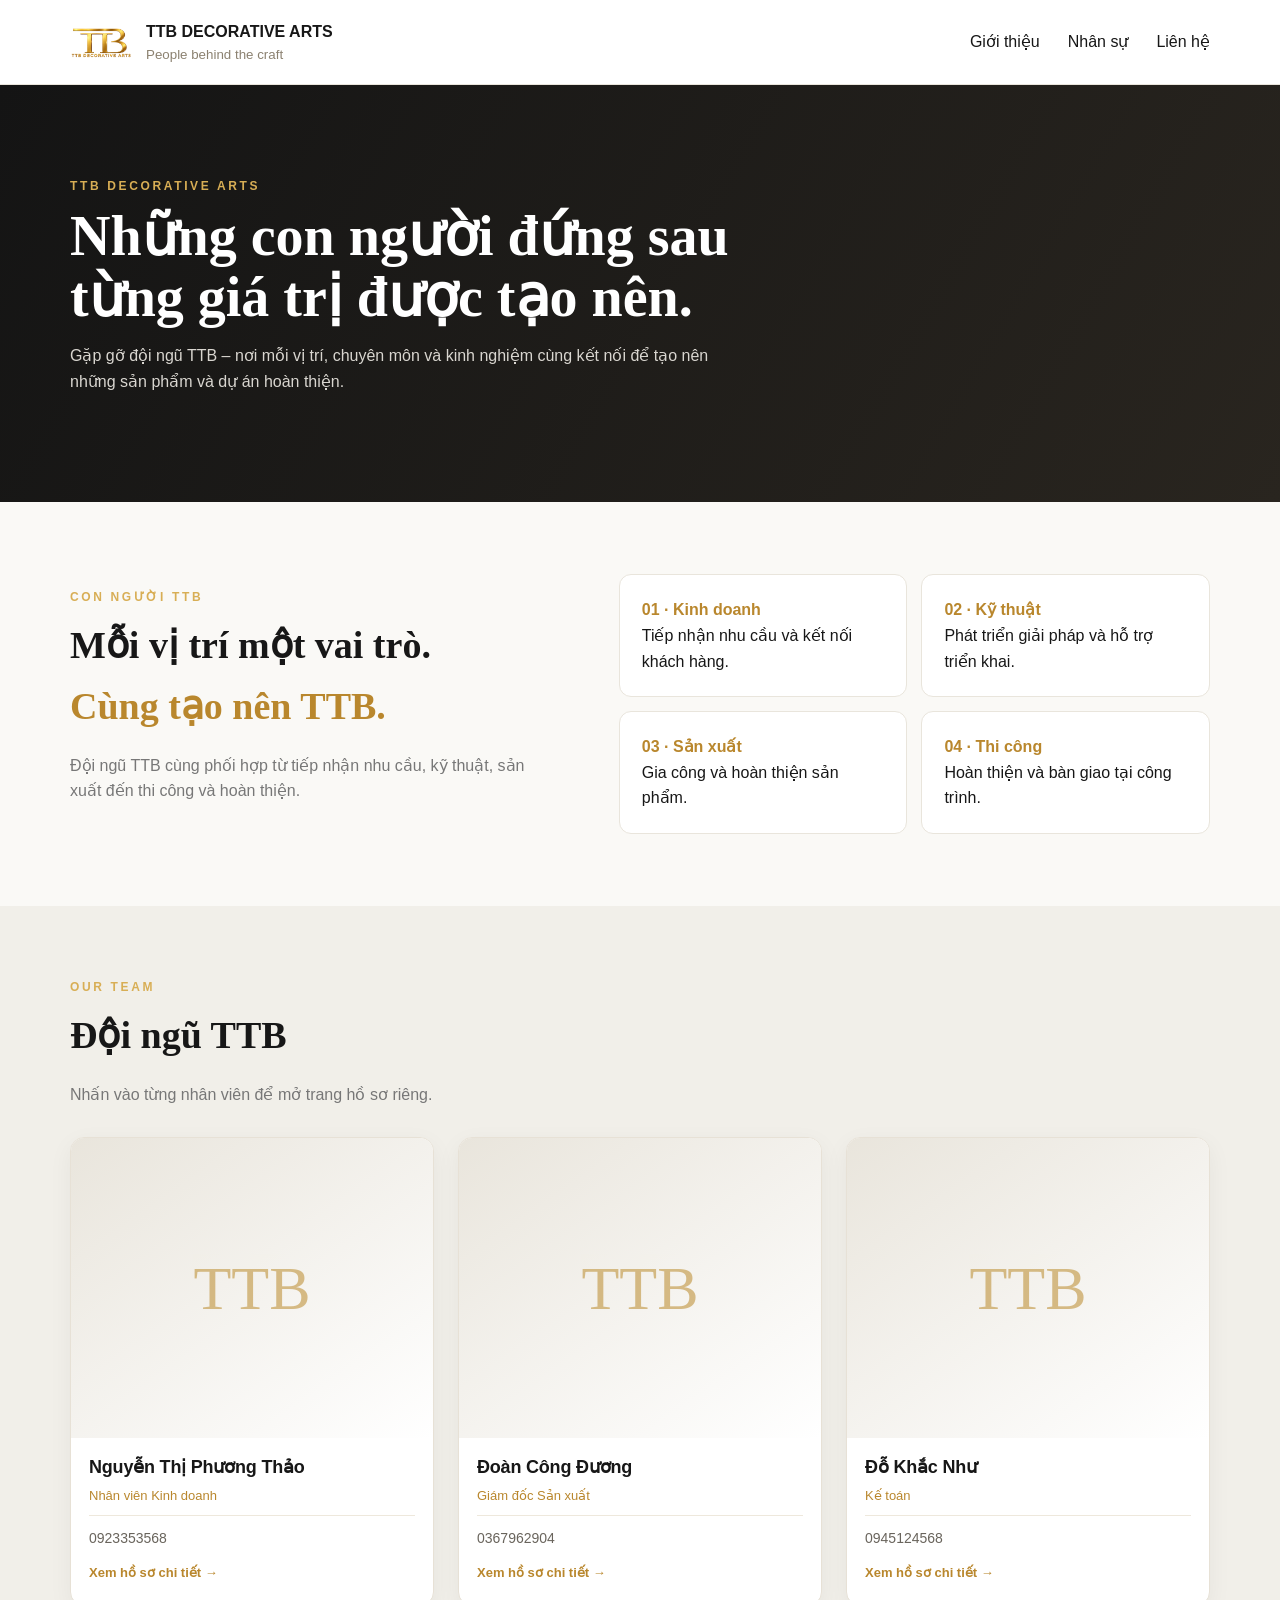
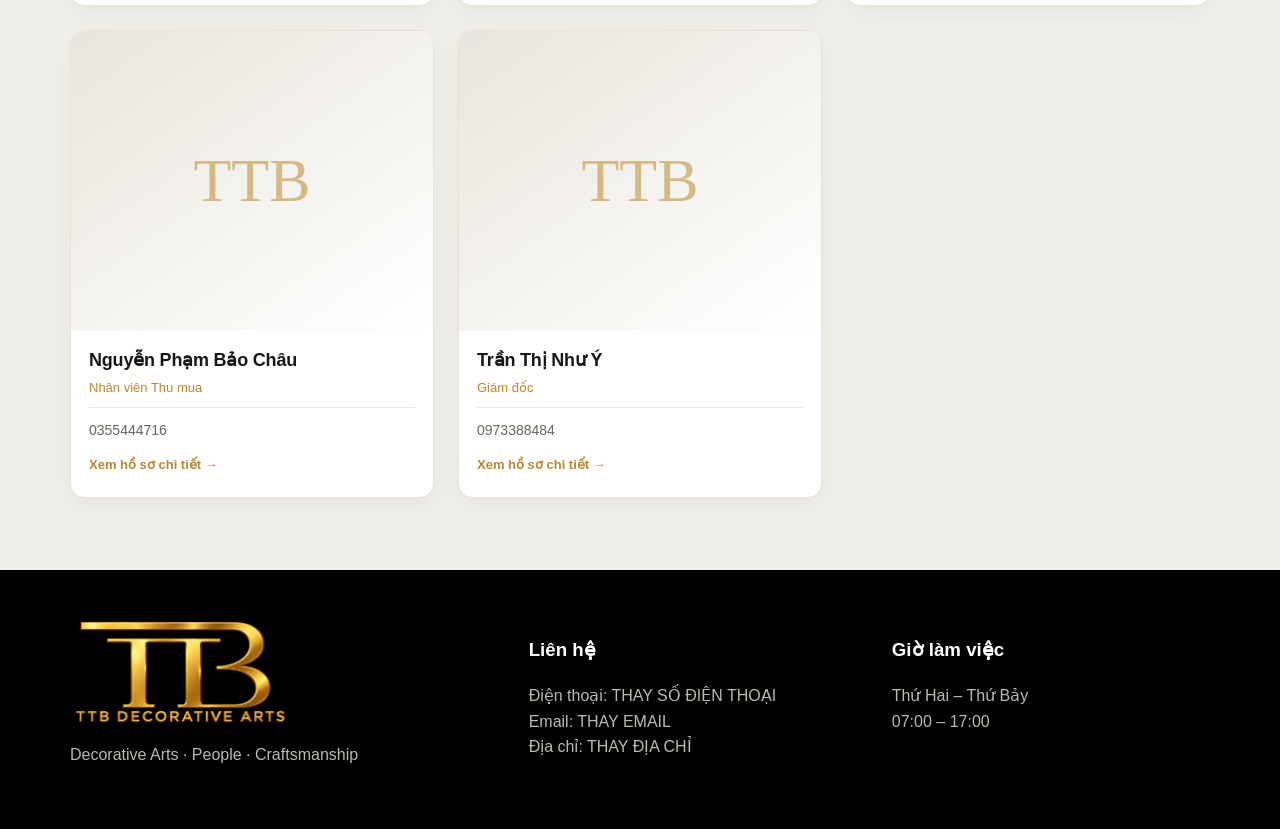
<file: index.html>
<!doctype html><html lang="vi"><head><meta charset="utf-8"><meta name="viewport" content="width=device-width,initial-scale=1"><title>Đội ngũ nhân sự | TTB Decorative Arts</title><link rel="stylesheet" href="css/style.css"></head><body>
<header><div class="wrap head"><a class="brand" href="index.html"><img src="images/logo-ttb.png" alt="TTB Decorative Arts"><div><strong>TTB DECORATIVE ARTS</strong><small>People behind the craft</small></div></a><nav class="nav"><a href="#gioi-thieu">Giới thiệu</a><a href="#nhan-su">Nhân sự</a><a href="#lien-he">Liên hệ</a></nav></div></header>
<section class="hero"><div class="wrap"><div class="eyebrow">TTB DECORATIVE ARTS</div><h1>Những con người đứng sau từng giá trị được tạo nên.</h1><p>Gặp gỡ đội ngũ TTB – nơi mỗi vị trí, chuyên môn và kinh nghiệm cùng kết nối để tạo nên những sản phẩm và dự án hoàn thiện.</p></div></section>
<section class="section" id="gioi-thieu"><div class="wrap intro"><div><div class="eyebrow">CON NGƯỜI TTB</div><h2>Mỗi vị trí một vai trò.<br><span>Cùng tạo nên TTB.</span></h2><p class="muted">Đội ngũ TTB cùng phối hợp từ tiếp nhận nhu cầu, kỹ thuật, sản xuất đến thi công và hoàn thiện.</p></div><div class="values"><div class="value"><b>01 · Kinh doanh</b>Tiếp nhận nhu cầu và kết nối khách hàng.</div><div class="value"><b>02 · Kỹ thuật</b>Phát triển giải pháp và hỗ trợ triển khai.</div><div class="value"><b>03 · Sản xuất</b>Gia công và hoàn thiện sản phẩm.</div><div class="value"><b>04 · Thi công</b>Hoàn thiện và bàn giao tại công trình.</div></div></div></section>
<section class="section team" id="nhan-su"><div class="wrap"><div class="eyebrow">OUR TEAM</div><h2>Đội ngũ TTB</h2><p class="muted">Nhấn vào từng nhân viên để mở trang hồ sơ riêng.</p><div class="cards">
<a class="card" href="nhan-vien/nguyen-thi-phuong-thao.html"><div class="portrait"></div><div class="card-body"><h3>Nguyễn Thị Phương Thảo</h3><div class="role">Nhân viên Kinh doanh</div><div class="meta phone">0923353568</div><span class="more">Xem hồ sơ chi tiết →</span></div></a>
<a class="card" href="nhan-vien/doan-cong-duong.html"><div class="portrait"></div><div class="card-body"><h3>Đoàn Công Đương</h3><div class="role">Giám đốc Sản xuất</div><div class="meta phone">0367962904</div><span class="more">Xem hồ sơ chi tiết →</span></div></a>
<a class="card" href="nhan-vien/do-khac-nhu.html"><div class="portrait"></div><div class="card-body"><h3>Đỗ Khắc Như</h3><div class="role">Kế toán</div><div class="meta phone">0945124568</div><span class="more">Xem hồ sơ chi tiết →</span></div></a>
<a class="card" href="nhan-vien/nguyen-pham-bao-chau.html"><div class="portrait"></div><div class="card-body"><h3>Nguyễn Phạm Bảo Châu</h3><div class="role">Nhân viên Thu mua</div><div class="meta phone">0355444716</div><span class="more">Xem hồ sơ chi tiết →</span></div></a>
<a class="card" href="nhan-vien/tran-thi-nhu-y.html"><div class="portrait"></div><div class="card-body"><h3>Trần Thị Như Ý</h3><div class="role">Giám đốc</div><div class="meta phone">0973388484</div><span class="more">Xem hồ sơ chi tiết →</span></div></a>
</div></div></section>
<footer id="lien-he"><div class="wrap foot"><div><img class="footer-logo-clean" src="images/logo-ttb.png" alt="TTB Decorative Arts"><p>Decorative Arts · People · Craftsmanship</p></div><div><h3>Liên hệ</h3><p>Điện thoại: THAY SỐ ĐIỆN THOẠI<br>Email: THAY EMAIL<br>Địa chỉ: THAY ĐỊA CHỈ</p></div><div><h3>Giờ làm việc</h3><p>Thứ Hai – Thứ Bảy<br>07:00 – 17:00</p></div></div></footer></body></html>
</file>
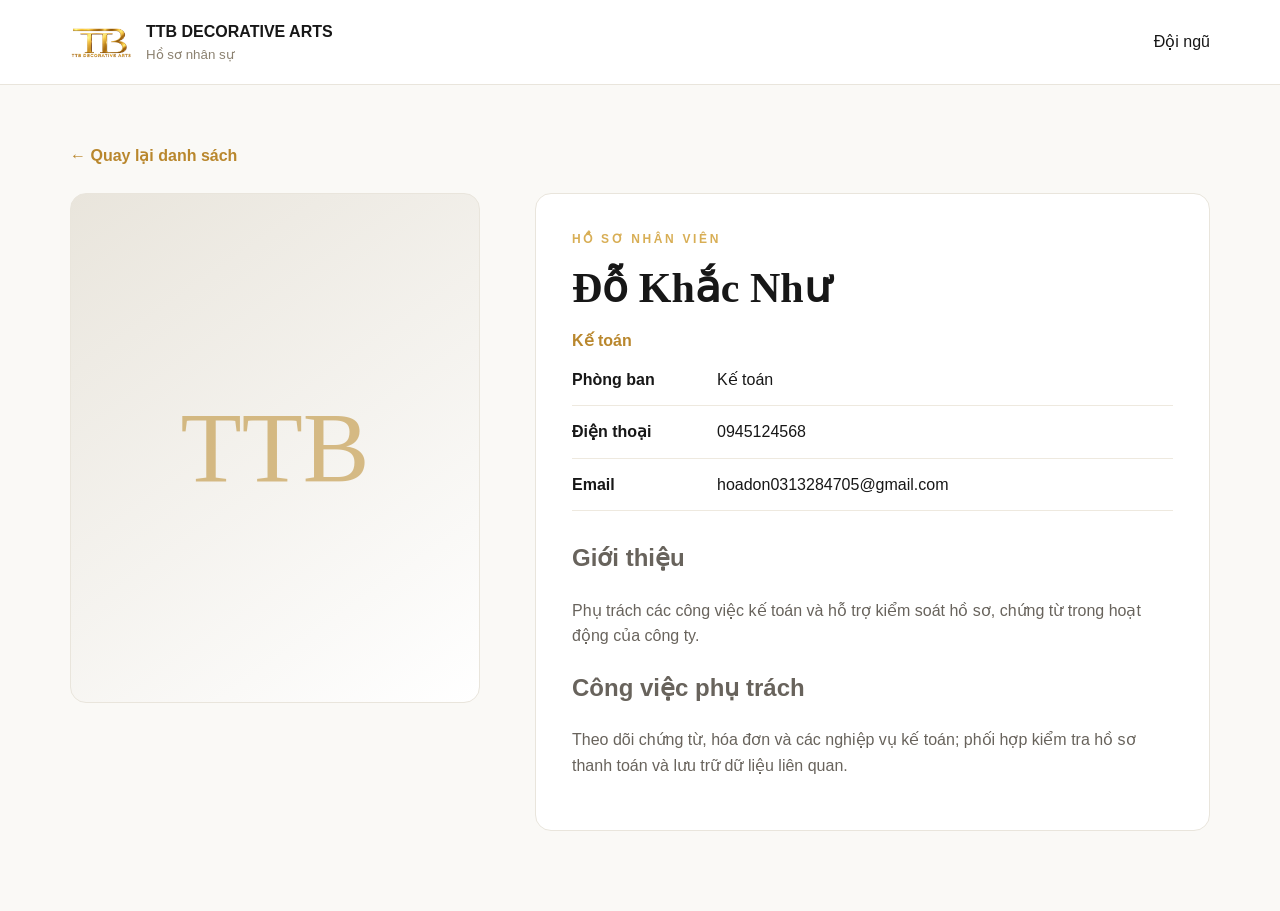
<file: nhan-vien/do-khac-nhu.html>
<!doctype html><html lang="vi"><head><meta charset="utf-8"><meta name="viewport" content="width=device-width,initial-scale=1"><title>Đỗ Khắc Như | TTB</title><link rel="stylesheet" href="../css/style.css"></head><body><header><div class="wrap head"><a class="brand" href="../index.html"><img src="../images/logo-ttb.png" alt="TTB"><div><strong>TTB DECORATIVE ARTS</strong><small>Hồ sơ nhân sự</small></div></a><nav class="nav"><a href="../index.html">Đội ngũ</a></nav></div></header><main class="profile"><div class="wrap"><a class="back" href="../index.html">← Quay lại danh sách</a><div class="profile-grid"><div class="profile-photo"></div><div class="panel"><div class="eyebrow">HỒ SƠ NHÂN VIÊN</div><h1>Đỗ Khắc Như</h1><div class="role">Kế toán</div><div class="info-row"><b>Phòng ban</b><span>Kế toán</span></div><div class="info-row"><b>Điện thoại</b><span>0945124568</span></div><div class="info-row"><b>Email</b><span>hoadon0313284705@gmail.com</span></div><div class="bio"><h2>Giới thiệu</h2><p>Phụ trách các công việc kế toán và hỗ trợ kiểm soát hồ sơ, chứng từ trong hoạt động của công ty.</p><h2>Công việc phụ trách</h2><p>Theo dõi chứng từ, hóa đơn và các nghiệp vụ kế toán; phối hợp kiểm tra hồ sơ thanh toán và lưu trữ dữ liệu liên quan.</p></div></div></div></div></main></body></html>
</file>
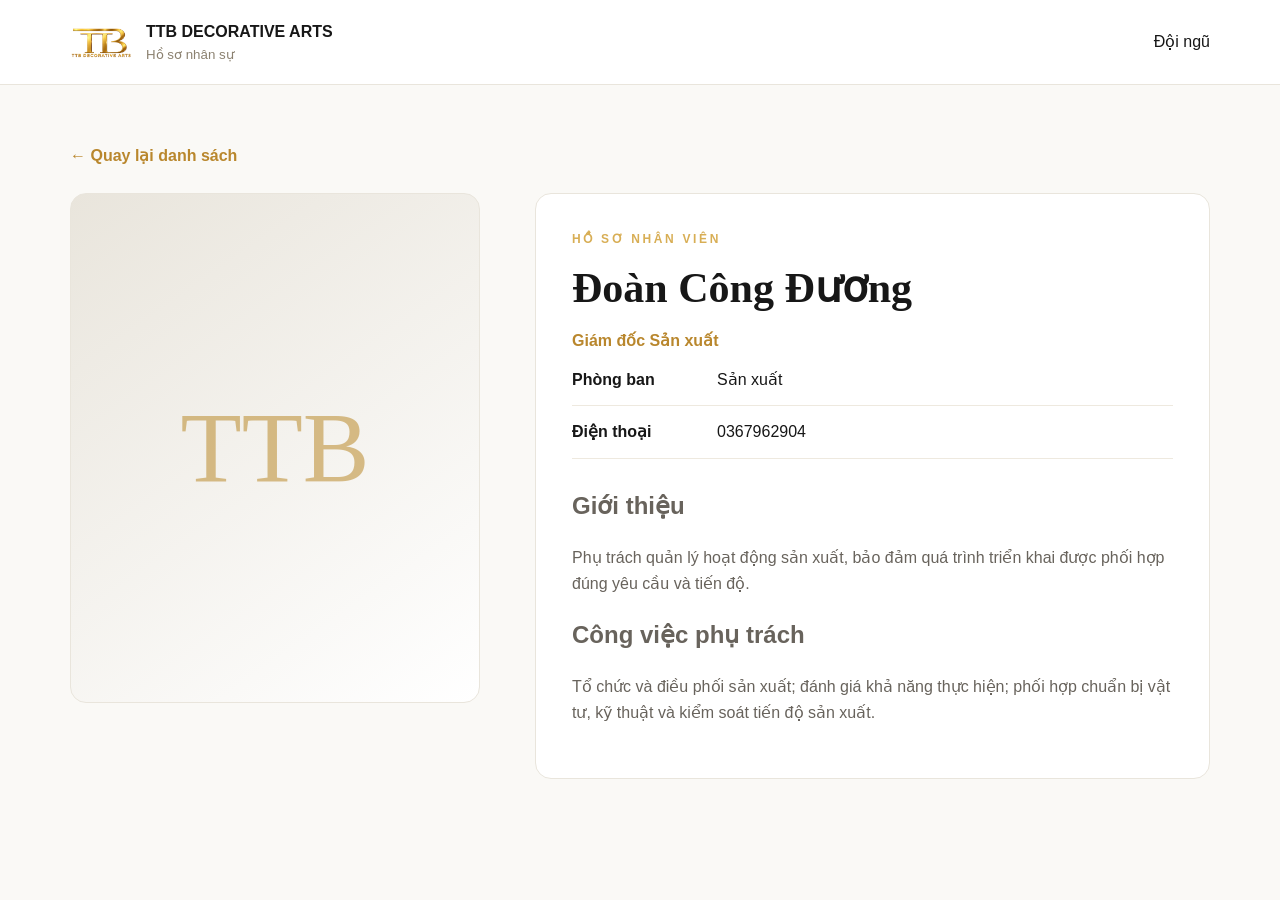
<file: nhan-vien/doan-cong-duong.html>
<!doctype html><html lang="vi"><head><meta charset="utf-8"><meta name="viewport" content="width=device-width,initial-scale=1"><title>Đoàn Công Đương | TTB</title><link rel="stylesheet" href="../css/style.css"></head><body><header><div class="wrap head"><a class="brand" href="../index.html"><img src="../images/logo-ttb.png" alt="TTB"><div><strong>TTB DECORATIVE ARTS</strong><small>Hồ sơ nhân sự</small></div></a><nav class="nav"><a href="../index.html">Đội ngũ</a></nav></div></header><main class="profile"><div class="wrap"><a class="back" href="../index.html">← Quay lại danh sách</a><div class="profile-grid"><div class="profile-photo"></div><div class="panel"><div class="eyebrow">HỒ SƠ NHÂN VIÊN</div><h1>Đoàn Công Đương</h1><div class="role">Giám đốc Sản xuất</div><div class="info-row"><b>Phòng ban</b><span>Sản xuất</span></div><div class="info-row"><b>Điện thoại</b><span>0367962904</span></div><div class="bio"><h2>Giới thiệu</h2><p>Phụ trách quản lý hoạt động sản xuất, bảo đảm quá trình triển khai được phối hợp đúng yêu cầu và tiến độ.</p><h2>Công việc phụ trách</h2><p>Tổ chức và điều phối sản xuất; đánh giá khả năng thực hiện; phối hợp chuẩn bị vật tư, kỹ thuật và kiểm soát tiến độ sản xuất.</p></div></div></div></div></main></body></html>
</file>
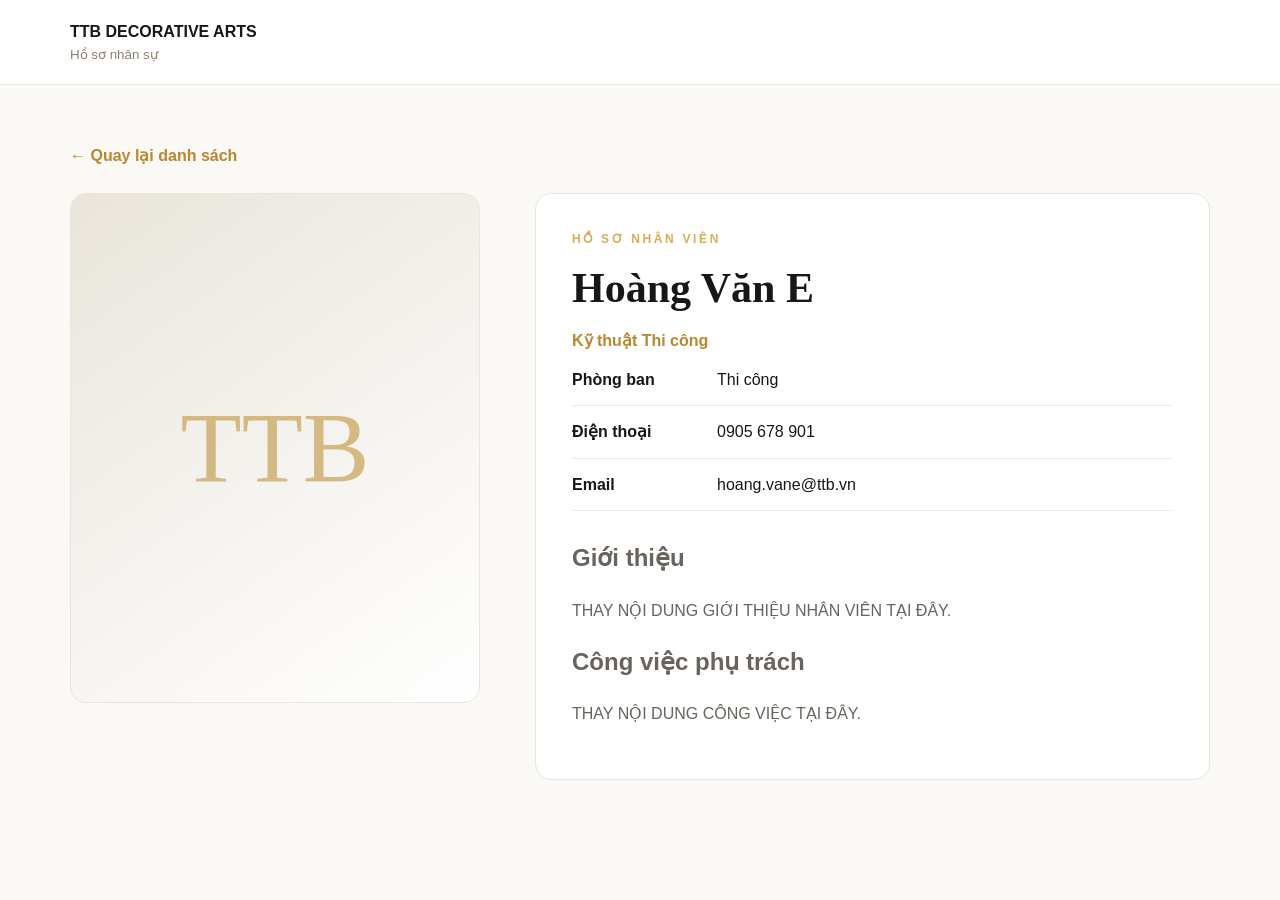
<file: nhan-vien/hoang-van-e.html>
<!doctype html><html lang="vi"><head><meta charset="utf-8"><meta name="viewport" content="width=device-width,initial-scale=1"><title>Hoàng Văn E | TTB</title><link rel="stylesheet" href="../css/style.css"></head><body><header><div class="wrap head"><a class="brand" href="../index.html"><div><strong>TTB DECORATIVE ARTS</strong><small>Hồ sơ nhân sự</small></div></a></div></header><main class="profile"><div class="wrap"><a class="back" href="../index.html">← Quay lại danh sách</a><div class="profile-grid"><div class="profile-photo"></div><div class="panel"><div class="eyebrow">HỒ SƠ NHÂN VIÊN</div><h1>Hoàng Văn E</h1><div class="role">Kỹ thuật Thi công</div><div class="info-row"><b>Phòng ban</b><span>Thi công</span></div><div class="info-row"><b>Điện thoại</b><span>0905 678 901</span></div><div class="info-row"><b>Email</b><span>hoang.vane@ttb.vn</span></div><div class="bio"><h2>Giới thiệu</h2><p>THAY NỘI DUNG GIỚI THIỆU NHÂN VIÊN TẠI ĐÂY.</p><h2>Công việc phụ trách</h2><p>THAY NỘI DUNG CÔNG VIỆC TẠI ĐÂY.</p></div></div></div></div></main></body></html>
</file>
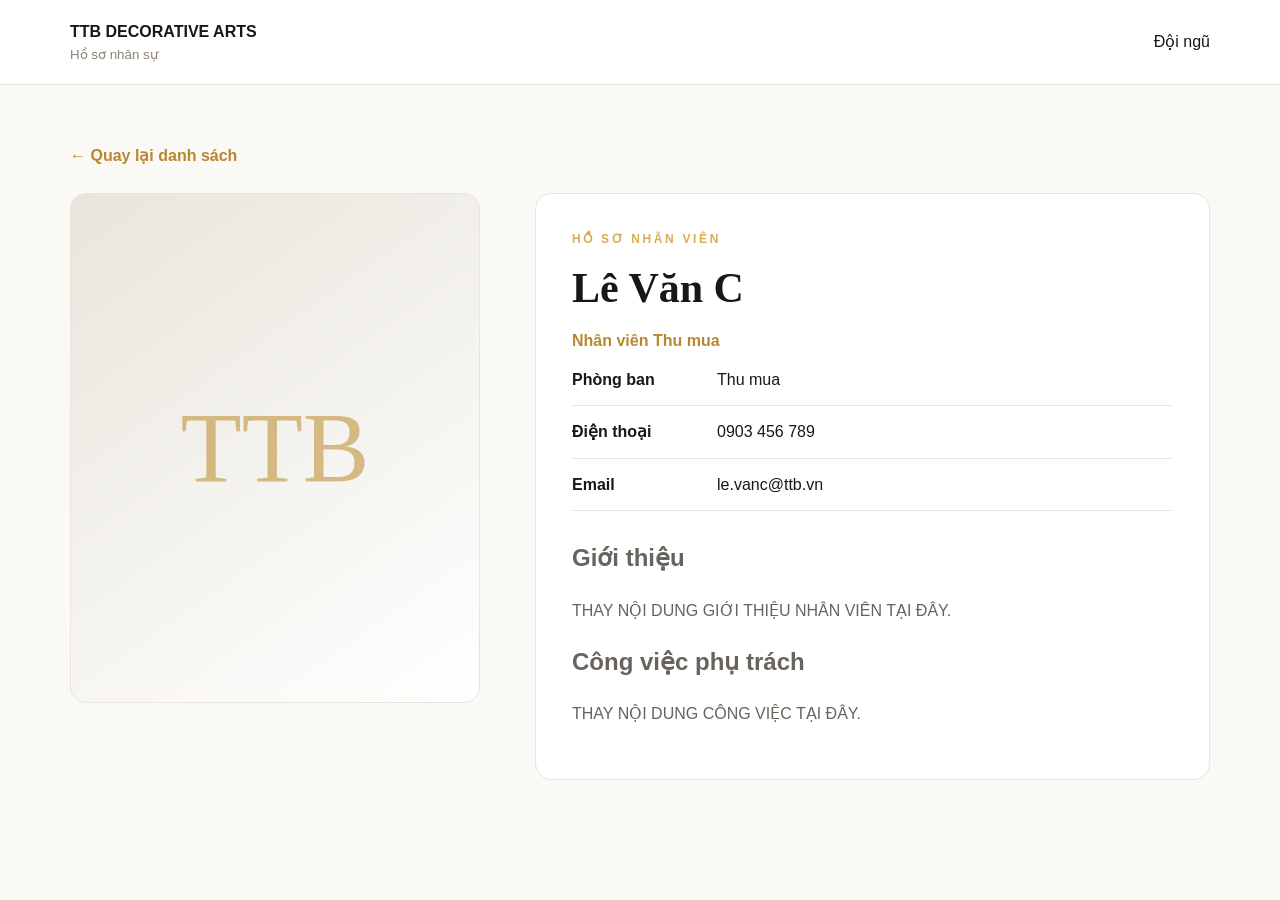
<file: nhan-vien/le-van-c.html>
<!doctype html><html lang="vi"><head><meta charset="utf-8"><meta name="viewport" content="width=device-width,initial-scale=1"><title>Lê Văn C | TTB</title><link rel="stylesheet" href="../css/style.css"></head><body><header><div class="wrap head"><a class="brand" href="../index.html"><div><strong>TTB DECORATIVE ARTS</strong><small>Hồ sơ nhân sự</small></div></a><nav class="nav"><a href="../index.html">Đội ngũ</a></nav></div></header><main class="profile"><div class="wrap"><a class="back" href="../index.html">← Quay lại danh sách</a><div class="profile-grid"><div class="profile-photo"></div><div class="panel"><div class="eyebrow">HỒ SƠ NHÂN VIÊN</div><h1>Lê Văn C</h1><div class="role">Nhân viên Thu mua</div><div class="info-row"><b>Phòng ban</b><span>Thu mua</span></div><div class="info-row"><b>Điện thoại</b><span>0903 456 789</span></div><div class="info-row"><b>Email</b><span>le.vanc@ttb.vn</span></div><div class="bio"><h2>Giới thiệu</h2><p>THAY NỘI DUNG GIỚI THIỆU NHÂN VIÊN TẠI ĐÂY.</p><h2>Công việc phụ trách</h2><p>THAY NỘI DUNG CÔNG VIỆC TẠI ĐÂY.</p></div></div></div></div></main></body></html>
</file>
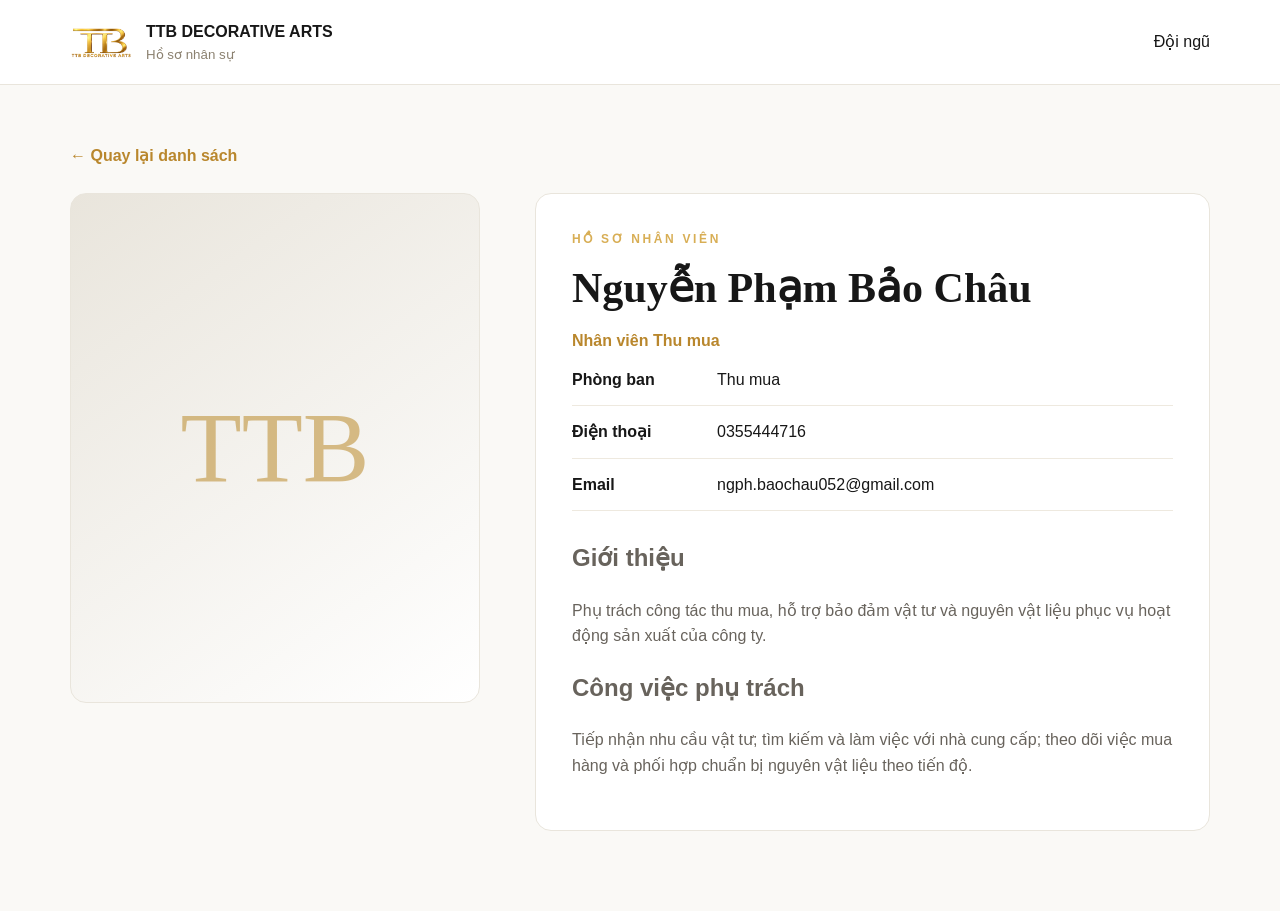
<file: nhan-vien/nguyen-pham-bao-chau.html>
<!doctype html><html lang="vi"><head><meta charset="utf-8"><meta name="viewport" content="width=device-width,initial-scale=1"><title>Nguyễn Phạm Bảo Châu | TTB</title><link rel="stylesheet" href="../css/style.css"></head><body><header><div class="wrap head"><a class="brand" href="../index.html"><img src="../images/logo-ttb.png" alt="TTB"><div><strong>TTB DECORATIVE ARTS</strong><small>Hồ sơ nhân sự</small></div></a><nav class="nav"><a href="../index.html">Đội ngũ</a></nav></div></header><main class="profile"><div class="wrap"><a class="back" href="../index.html">← Quay lại danh sách</a><div class="profile-grid"><div class="profile-photo"></div><div class="panel"><div class="eyebrow">HỒ SƠ NHÂN VIÊN</div><h1>Nguyễn Phạm Bảo Châu</h1><div class="role">Nhân viên Thu mua</div><div class="info-row"><b>Phòng ban</b><span>Thu mua</span></div><div class="info-row"><b>Điện thoại</b><span>0355444716</span></div><div class="info-row"><b>Email</b><span>ngph.baochau052@gmail.com</span></div><div class="bio"><h2>Giới thiệu</h2><p>Phụ trách công tác thu mua, hỗ trợ bảo đảm vật tư và nguyên vật liệu phục vụ hoạt động sản xuất của công ty.</p><h2>Công việc phụ trách</h2><p>Tiếp nhận nhu cầu vật tư; tìm kiếm và làm việc với nhà cung cấp; theo dõi việc mua hàng và phối hợp chuẩn bị nguyên vật liệu theo tiến độ.</p></div></div></div></div></main></body></html>
</file>
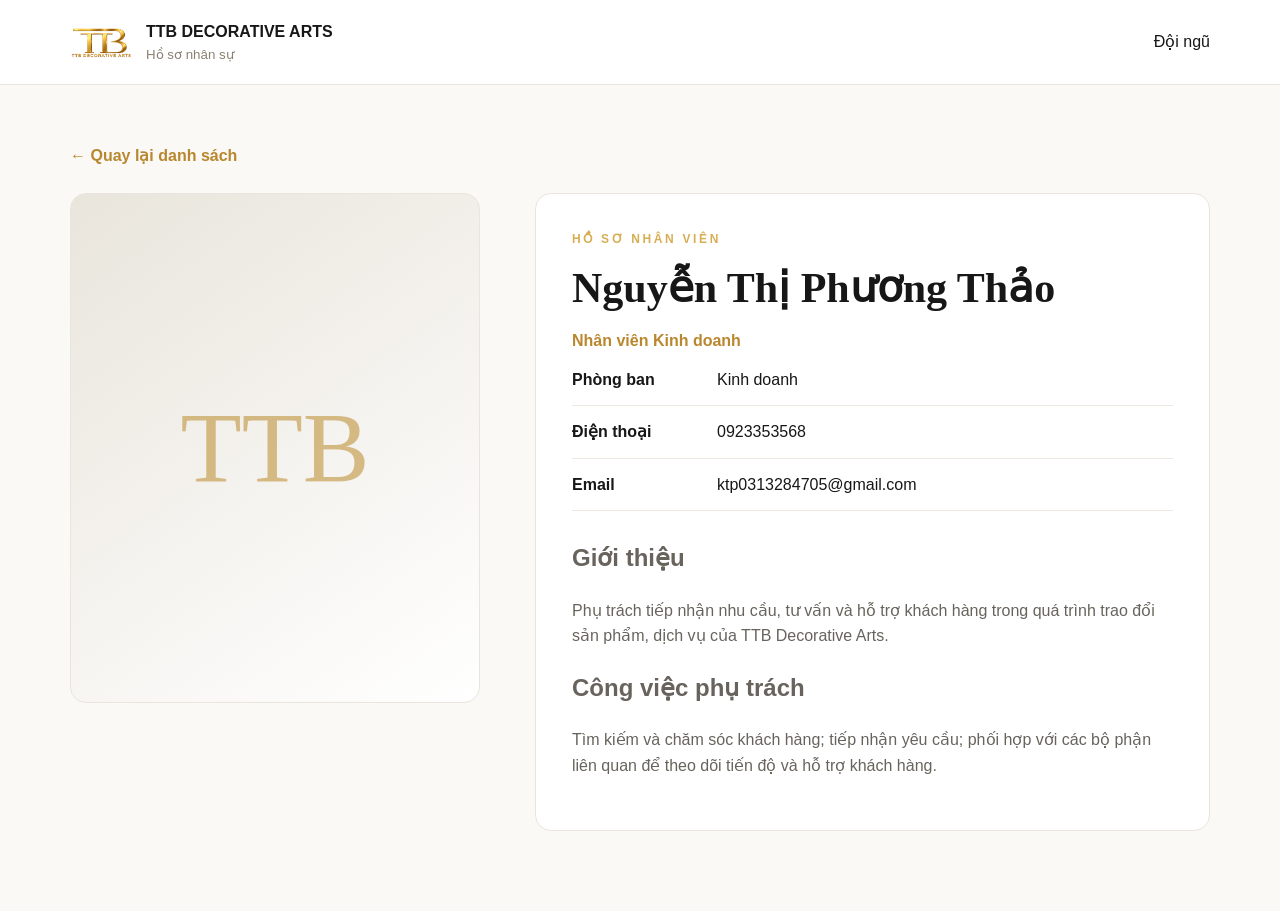
<file: nhan-vien/nguyen-thi-phuong-thao.html>
<!doctype html><html lang="vi"><head><meta charset="utf-8"><meta name="viewport" content="width=device-width,initial-scale=1"><title>Nguyễn Thị Phương Thảo | TTB</title><link rel="stylesheet" href="../css/style.css"></head><body><header><div class="wrap head"><a class="brand" href="../index.html"><img src="../images/logo-ttb.png" alt="TTB"><div><strong>TTB DECORATIVE ARTS</strong><small>Hồ sơ nhân sự</small></div></a><nav class="nav"><a href="../index.html">Đội ngũ</a></nav></div></header><main class="profile"><div class="wrap"><a class="back" href="../index.html">← Quay lại danh sách</a><div class="profile-grid"><div class="profile-photo"></div><div class="panel"><div class="eyebrow">HỒ SƠ NHÂN VIÊN</div><h1>Nguyễn Thị Phương Thảo</h1><div class="role">Nhân viên Kinh doanh</div><div class="info-row"><b>Phòng ban</b><span>Kinh doanh</span></div><div class="info-row"><b>Điện thoại</b><span>0923353568</span></div><div class="info-row"><b>Email</b><span>ktp0313284705@gmail.com</span></div><div class="bio"><h2>Giới thiệu</h2><p>Phụ trách tiếp nhận nhu cầu, tư vấn và hỗ trợ khách hàng trong quá trình trao đổi sản phẩm, dịch vụ của TTB Decorative Arts.</p><h2>Công việc phụ trách</h2><p>Tìm kiếm và chăm sóc khách hàng; tiếp nhận yêu cầu; phối hợp với các bộ phận liên quan để theo dõi tiến độ và hỗ trợ khách hàng.</p></div></div></div></div></main></body></html>
</file>
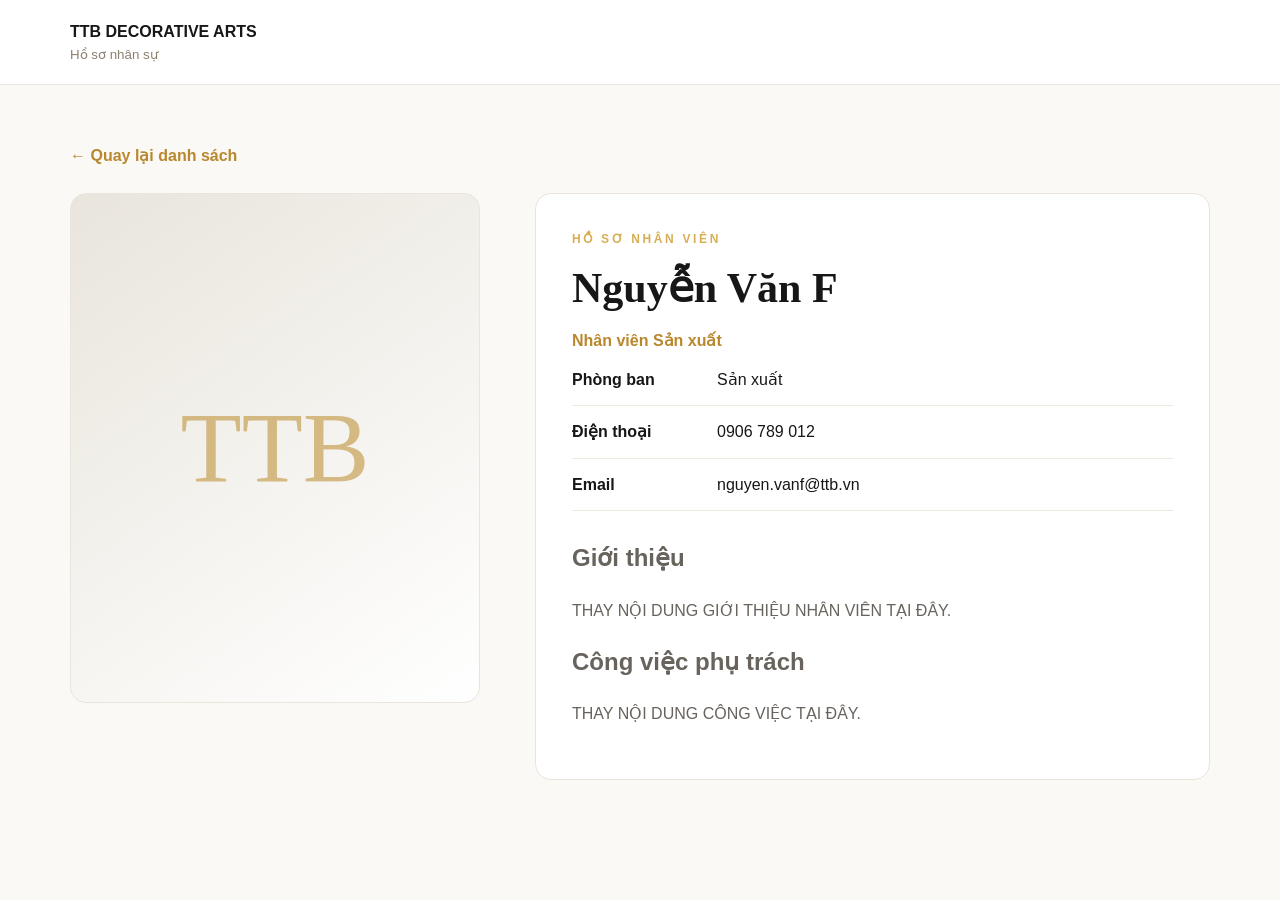
<file: nhan-vien/nguyen-van-f.html>
<!doctype html><html lang="vi"><head><meta charset="utf-8"><meta name="viewport" content="width=device-width,initial-scale=1"><title>Nguyễn Văn F | TTB</title><link rel="stylesheet" href="../css/style.css"></head><body><header><div class="wrap head"><a class="brand" href="../index.html"><div><strong>TTB DECORATIVE ARTS</strong><small>Hồ sơ nhân sự</small></div></a></div></header><main class="profile"><div class="wrap"><a class="back" href="../index.html">← Quay lại danh sách</a><div class="profile-grid"><div class="profile-photo"></div><div class="panel"><div class="eyebrow">HỒ SƠ NHÂN VIÊN</div><h1>Nguyễn Văn F</h1><div class="role">Nhân viên Sản xuất</div><div class="info-row"><b>Phòng ban</b><span>Sản xuất</span></div><div class="info-row"><b>Điện thoại</b><span>0906 789 012</span></div><div class="info-row"><b>Email</b><span>nguyen.vanf@ttb.vn</span></div><div class="bio"><h2>Giới thiệu</h2><p>THAY NỘI DUNG GIỚI THIỆU NHÂN VIÊN TẠI ĐÂY.</p><h2>Công việc phụ trách</h2><p>THAY NỘI DUNG CÔNG VIỆC TẠI ĐÂY.</p></div></div></div></div></main></body></html>
</file>
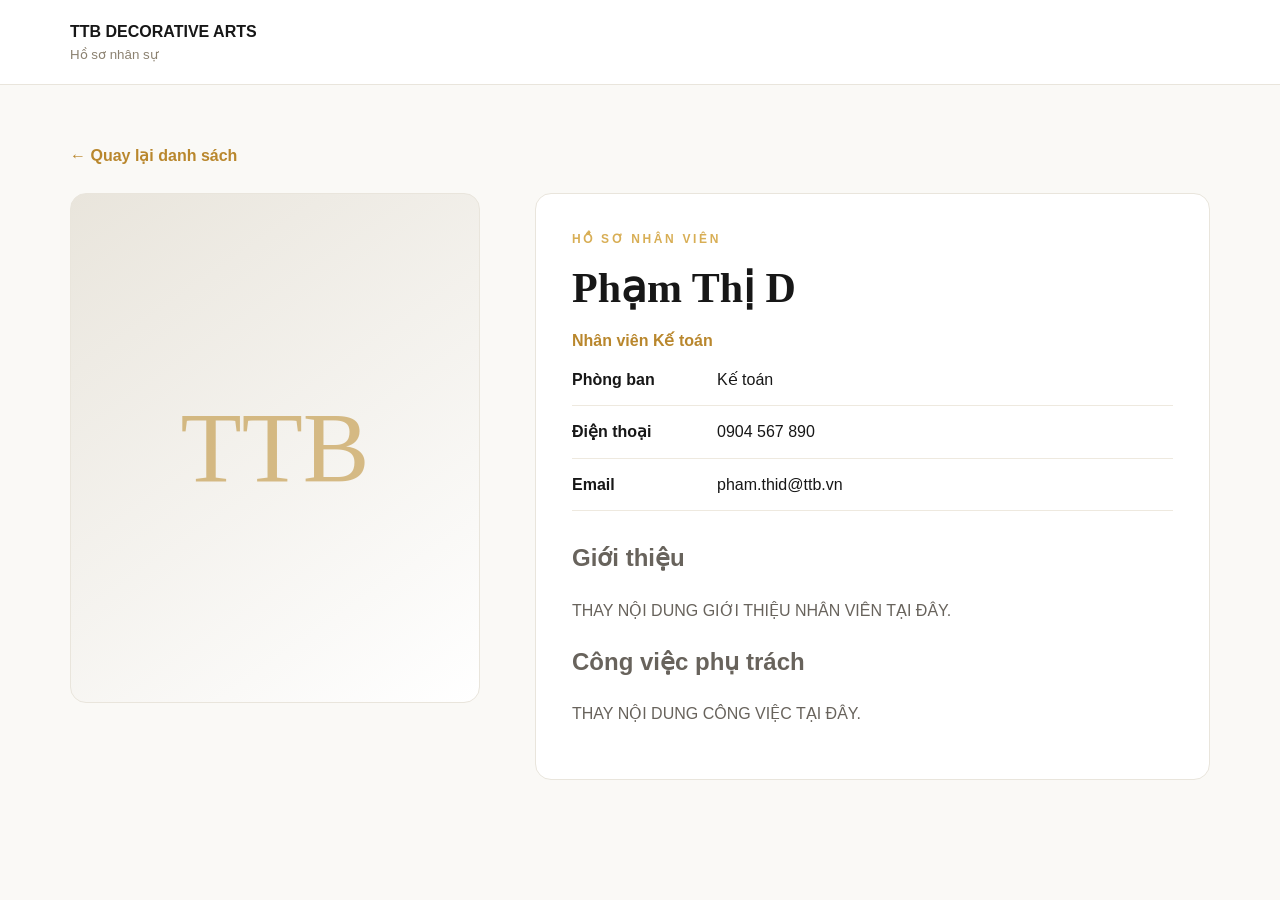
<file: nhan-vien/pham-thi-d.html>
<!doctype html><html lang="vi"><head><meta charset="utf-8"><meta name="viewport" content="width=device-width,initial-scale=1"><title>Phạm Thị D | TTB</title><link rel="stylesheet" href="../css/style.css"></head><body><header><div class="wrap head"><a class="brand" href="../index.html"><div><strong>TTB DECORATIVE ARTS</strong><small>Hồ sơ nhân sự</small></div></a></div></header><main class="profile"><div class="wrap"><a class="back" href="../index.html">← Quay lại danh sách</a><div class="profile-grid"><div class="profile-photo"></div><div class="panel"><div class="eyebrow">HỒ SƠ NHÂN VIÊN</div><h1>Phạm Thị D</h1><div class="role">Nhân viên Kế toán</div><div class="info-row"><b>Phòng ban</b><span>Kế toán</span></div><div class="info-row"><b>Điện thoại</b><span>0904 567 890</span></div><div class="info-row"><b>Email</b><span>pham.thid@ttb.vn</span></div><div class="bio"><h2>Giới thiệu</h2><p>THAY NỘI DUNG GIỚI THIỆU NHÂN VIÊN TẠI ĐÂY.</p><h2>Công việc phụ trách</h2><p>THAY NỘI DUNG CÔNG VIỆC TẠI ĐÂY.</p></div></div></div></div></main></body></html>
</file>
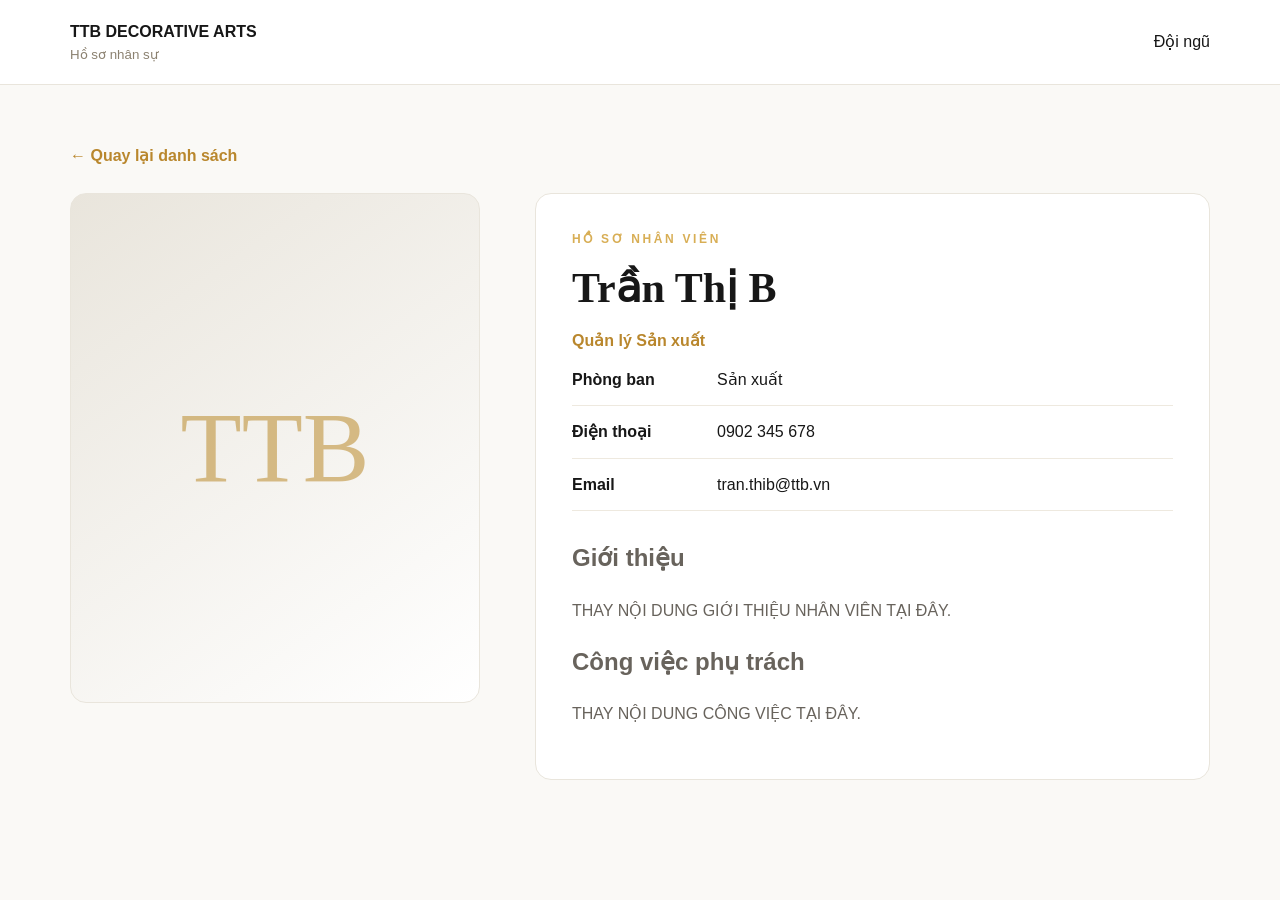
<file: nhan-vien/tran-thi-b.html>
<!doctype html><html lang="vi"><head><meta charset="utf-8"><meta name="viewport" content="width=device-width,initial-scale=1"><title>Trần Thị B | TTB</title><link rel="stylesheet" href="../css/style.css"></head><body><header><div class="wrap head"><a class="brand" href="../index.html"><div><strong>TTB DECORATIVE ARTS</strong><small>Hồ sơ nhân sự</small></div></a><nav class="nav"><a href="../index.html">Đội ngũ</a></nav></div></header><main class="profile"><div class="wrap"><a class="back" href="../index.html">← Quay lại danh sách</a><div class="profile-grid"><div class="profile-photo"></div><div class="panel"><div class="eyebrow">HỒ SƠ NHÂN VIÊN</div><h1>Trần Thị B</h1><div class="role">Quản lý Sản xuất</div><div class="info-row"><b>Phòng ban</b><span>Sản xuất</span></div><div class="info-row"><b>Điện thoại</b><span>0902 345 678</span></div><div class="info-row"><b>Email</b><span>tran.thib@ttb.vn</span></div><div class="bio"><h2>Giới thiệu</h2><p>THAY NỘI DUNG GIỚI THIỆU NHÂN VIÊN TẠI ĐÂY.</p><h2>Công việc phụ trách</h2><p>THAY NỘI DUNG CÔNG VIỆC TẠI ĐÂY.</p></div></div></div></div></main></body></html>
</file>
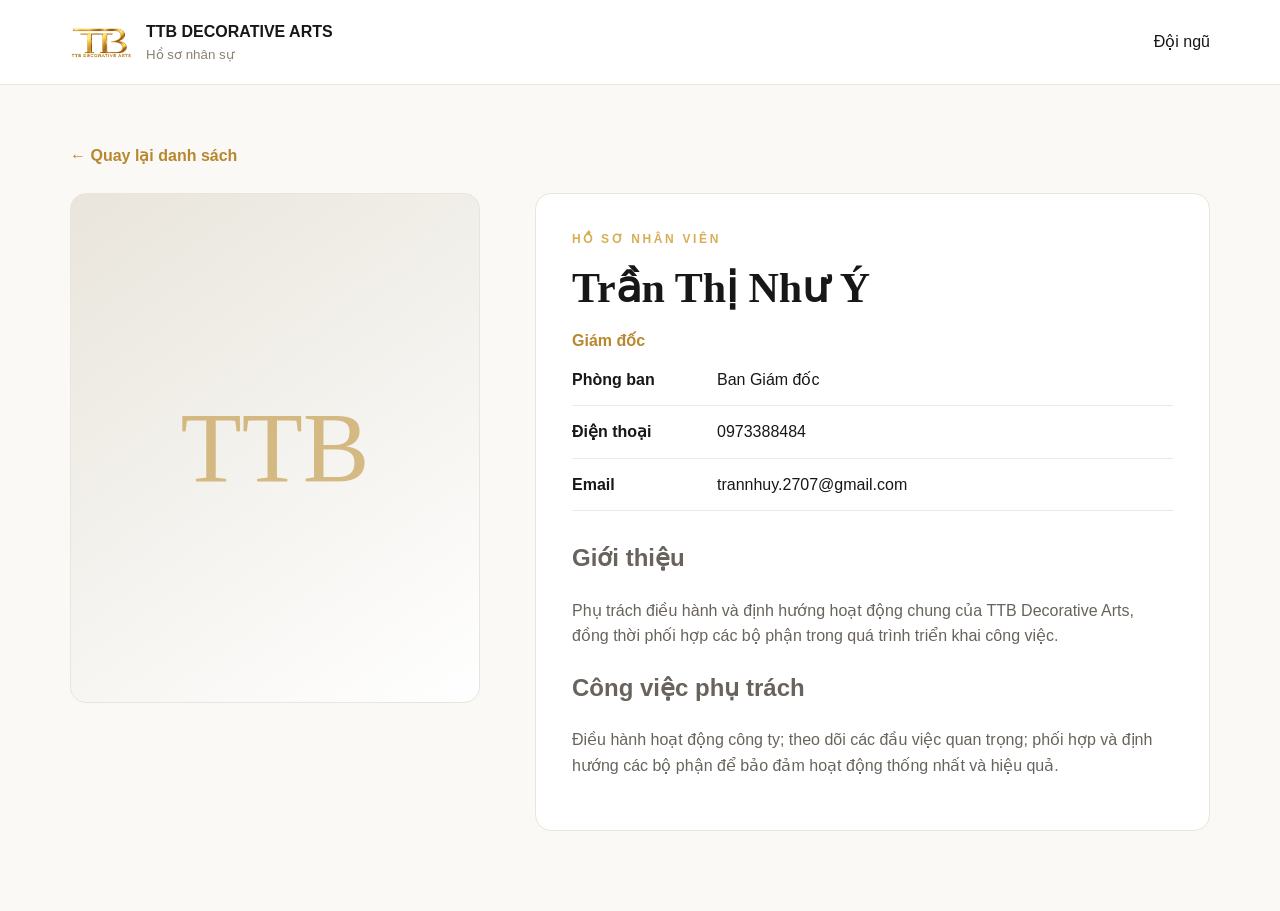
<file: nhan-vien/tran-thi-nhu-y.html>
<!doctype html><html lang="vi"><head><meta charset="utf-8"><meta name="viewport" content="width=device-width,initial-scale=1"><title>Trần Thị Như Ý | TTB</title><link rel="stylesheet" href="../css/style.css"></head><body><header><div class="wrap head"><a class="brand" href="../index.html"><img src="../images/logo-ttb.png" alt="TTB"><div><strong>TTB DECORATIVE ARTS</strong><small>Hồ sơ nhân sự</small></div></a><nav class="nav"><a href="../index.html">Đội ngũ</a></nav></div></header><main class="profile"><div class="wrap"><a class="back" href="../index.html">← Quay lại danh sách</a><div class="profile-grid"><div class="profile-photo"></div><div class="panel"><div class="eyebrow">HỒ SƠ NHÂN VIÊN</div><h1>Trần Thị Như Ý</h1><div class="role">Giám đốc</div><div class="info-row"><b>Phòng ban</b><span>Ban Giám đốc</span></div><div class="info-row"><b>Điện thoại</b><span>0973388484</span></div><div class="info-row"><b>Email</b><span>trannhuy.2707@gmail.com</span></div><div class="bio"><h2>Giới thiệu</h2><p>Phụ trách điều hành và định hướng hoạt động chung của TTB Decorative Arts, đồng thời phối hợp các bộ phận trong quá trình triển khai công việc.</p><h2>Công việc phụ trách</h2><p>Điều hành hoạt động công ty; theo dõi các đầu việc quan trọng; phối hợp và định hướng các bộ phận để bảo đảm hoạt động thống nhất và hiệu quả.</p></div></div></div></div></main></body></html>
</file>
<file: css/style.css>
:root{--gold:#b9872d;--gold2:#d8ae55;--ink:#171717;--muted:#777;--line:#e9e5dc;--paper:#faf9f6}*{box-sizing:border-box}html{scroll-behavior:smooth}body{margin:0;font-family:Arial,sans-serif;color:var(--ink);background:var(--paper);line-height:1.6}a{text-decoration:none;color:inherit}.wrap{width:min(1140px,92%);margin:auto}header{background:#fff;border-bottom:1px solid var(--line);position:sticky;top:0;z-index:20}.head{height:84px;display:flex;align-items:center;justify-content:space-between}.brand{display:flex;align-items:center;gap:14px}.brand img{width:62px;height:62px;object-fit:contain}.brand strong,.brand small{display:block}.brand small{color:#8b8170}.nav{display:flex;gap:28px}.nav a:hover{color:var(--gold)}.hero{background:linear-gradient(120deg,#141414,#29251f);color:#fff;padding:92px 0}.eyebrow{color:var(--gold2);font-size:12px;letter-spacing:.22em;font-weight:800}.hero h1,.section h2,.panel h1{font-family:Georgia,serif}.hero h1{font-size:56px;line-height:1.08;max-width:760px;margin:10px 0 16px}.hero p{max-width:680px;color:#d9d6d0}.section{padding:72px 0}.intro{display:grid;grid-template-columns:.9fr 1.1fr;gap:65px;align-items:center}.section h2{font-size:38px;margin:8px 0}.intro h2 span,.role,.more,.back{color:var(--gold)}.muted{color:var(--muted)}.values{display:grid;grid-template-columns:1fr 1fr;gap:14px}.value{background:#fff;border:1px solid var(--line);padding:22px;border-radius:12px}.value b{color:var(--gold);display:block}.team{background:#f1efe9}.cards{display:grid;grid-template-columns:repeat(3,1fr);gap:24px;margin-top:30px}.card{background:#fff;border:1px solid #e7e1d6;border-radius:14px;overflow:hidden;box-shadow:0 7px 24px #0000000d;transition:.25s}.card:hover{transform:translateY(-6px)}.portrait,.profile-photo{background:linear-gradient(145deg,#e9e5dc,#fff);display:grid;place-items:center}.portrait{height:300px}.portrait:before,.profile-photo:before{content:'TTB';font-family:Georgia,serif;color:#c49b4a;opacity:.65}.portrait:before{font-size:62px}.card-body{padding:20px}.card h3{font-family:Georgia,serif;font-size:22px;margin:0}.role{font-weight:700}.meta{border-top:1px solid #eee8dc;padding-top:12px;color:#69645c;font-size:13px}.more{display:inline-block;margin-top:14px;font-weight:800}.profile{padding:58px 0 80px}.back{display:inline-block;font-weight:800;margin-bottom:24px}.profile-grid{display:grid;grid-template-columns:410px 1fr;gap:55px}.profile-photo{height:510px;border:1px solid var(--line);border-radius:16px}.profile-photo:before{font-size:100px}.panel{background:#fff;border:1px solid var(--line);border-radius:16px;padding:36px}.panel h1{font-size:42px;margin:6px 0}.info-row{display:grid;grid-template-columns:145px 1fr;padding:13px 0;border-bottom:1px solid #eee9df}.bio{margin-top:28px;color:#68635c}footer{background:#151515;color:#bdb9b1;padding:46px 0}.foot{display:grid;grid-template-columns:1.3fr 1fr 1fr;gap:45px}.foot img{width:100px;background:#fff;border-radius:8px}.foot h3{color:#fff}@media(max-width:800px){.nav{display:none}.hero h1{font-size:40px}.intro,.profile-grid,.foot{grid-template-columns:1fr}.cards{grid-template-columns:1fr 1fr}}@media(max-width:540px){.cards,.values{grid-template-columns:1fr}}
/* Refined staff-card typography */
body{font-family:Inter,-apple-system,BlinkMacSystemFont,"Segoe UI",Roboto,Arial,sans-serif}
.card-body{padding:18px 18px 20px}
.card-body h3{font-family:Inter,-apple-system,BlinkMacSystemFont,"Segoe UI",Roboto,Arial,sans-serif;font-size:18px;line-height:1.3;font-weight:650;letter-spacing:-.2px;margin:0 0 7px}
.card .role{font-size:13px;line-height:1.4;font-weight:500;margin-bottom:10px}
.card .meta{font-size:14px;line-height:1.5}
.card .meta.phone{font-weight:500}
.card .more{font-size:13px;margin-top:14px}

/* Footer logo presentation */
footer{background:#000}
.footer-logo{width:250px;max-width:100%;padding:0;background:#000;border:0;border-radius:0;margin-bottom:16px;box-shadow:none}
.foot .footer-logo img{display:block;width:100%;height:auto;object-fit:contain;background:#000;border:0;border-radius:0;box-shadow:none}

/* Seamless footer logo */
.footer-logo{display:none}
.foot .footer-logo-clean{display:block;width:220px;max-width:100%;height:auto;object-fit:contain;background:transparent!important;border:0!important;border-radius:0!important;box-shadow:none!important;margin:0 0 16px}
footer{background:#000!important}
</file>
